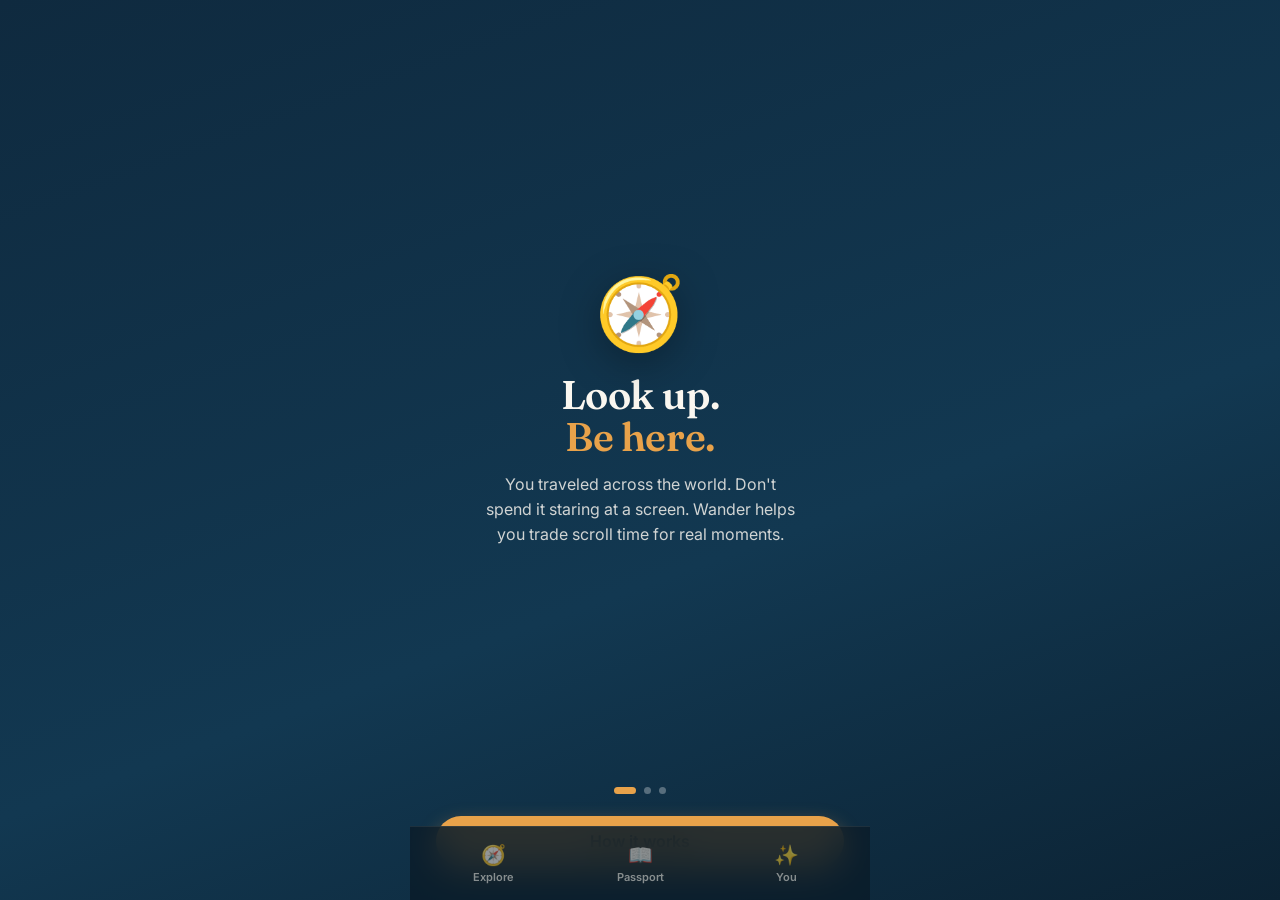
<file: wander-app/index.html>
<!DOCTYPE html>
<html lang="en">
<head>
  <meta charset="UTF-8" />
  <meta name="viewport" content="width=device-width, initial-scale=1.0, maximum-scale=1.0, user-scalable=no" />
  <meta name="theme-color" content="#0f2a3f" />
  <title>Wander — Look up. Be here.</title>
  <link rel="preconnect" href="https://fonts.googleapis.com" />
  <link rel="preconnect" href="https://fonts.gstatic.com" crossorigin />
  <link href="https://fonts.googleapis.com/css2?family=Fraunces:opsz,wght@9..144,400;9..144,600;9..144,700&family=Inter:wght@400;500;600;700&display=swap" rel="stylesheet" />
  <link rel="stylesheet" href="styles.css" />
</head>
<body>
  <div id="app">
    <!-- Screens are rendered here by app.js -->
  </div>

  <!-- Bottom navigation -->
  <nav id="tabbar" class="tabbar" hidden>
    <button class="tab" data-tab="explore" aria-label="Explore">
      <span class="tab-ico">🧭</span><span class="tab-label">Explore</span>
    </button>
    <button class="tab" data-tab="passport" aria-label="Passport">
      <span class="tab-ico">📖</span><span class="tab-label">Passport</span>
    </button>
    <button class="tab" data-tab="profile" aria-label="You">
      <span class="tab-ico">✨</span><span class="tab-label">You</span>
    </button>
  </nav>

  <script src="app.js"></script>
</body>
</html>
</file>
<file: wander-app/styles.css>
:root {
  --bg: #0f2a3f;
  --bg-2: #123851;
  --surface: #ffffff;
  --surface-soft: #f4f1ea;
  --ink: #12222e;
  --ink-soft: #4e6373;
  --cream: #faf7f0;
  --accent: #e8a24a;      /* sunset gold */
  --accent-2: #4db6a4;    /* sea teal */
  --accent-coral: #e8705a;
  --line: rgba(18, 34, 46, 0.1);
  --shadow: 0 10px 30px rgba(8, 20, 30, 0.12);
  --shadow-lg: 0 24px 60px rgba(8, 20, 30, 0.28);
  --radius: 22px;
  --radius-sm: 14px;
  --safe-b: env(safe-area-inset-bottom, 0px);
  --maxw: 460px;
}

* { box-sizing: border-box; margin: 0; padding: 0; }

html, body {
  height: 100%;
  background: linear-gradient(160deg, var(--bg) 0%, var(--bg-2) 60%, #0c2334 100%);
  color: var(--ink);
  font-family: "Inter", system-ui, -apple-system, sans-serif;
  -webkit-font-smoothing: antialiased;
  overscroll-behavior: none;
}

body {
  display: flex;
  justify-content: center;
}

#app {
  width: 100%;
  max-width: var(--maxw);
  min-height: 100vh;
  position: relative;
  padding-bottom: calc(96px + var(--safe-b));
}

/* ---------- Typography ---------- */
.serif { font-family: "Fraunces", Georgia, serif; }
h1, h2, h3 { font-family: "Fraunces", Georgia, serif; font-weight: 600; letter-spacing: -0.01em; }

/* ---------- Screen scaffolding ---------- */
.screen { animation: fade 0.45s ease; padding: 0 20px; }
@keyframes fade { from { opacity: 0; transform: translateY(8px); } to { opacity: 1; transform: none; } }

.topbar {
  padding: calc(18px + env(safe-area-inset-top, 0px)) 20px 10px;
  display: flex;
  align-items: center;
  justify-content: space-between;
  color: var(--cream);
}
.topbar .brand { display: flex; align-items: center; gap: 9px; font-family: "Fraunces", serif; font-size: 20px; font-weight: 600; }
.topbar .brand .mark { font-size: 22px; }
.topbar .greet { font-size: 13px; color: rgba(250, 247, 240, 0.7); }

.card {
  background: var(--surface);
  border-radius: var(--radius);
  box-shadow: var(--shadow);
  padding: 20px;
}

/* ---------- Buttons ---------- */
.btn {
  border: none;
  border-radius: 999px;
  font-family: "Inter", sans-serif;
  font-weight: 600;
  font-size: 16px;
  padding: 15px 22px;
  cursor: pointer;
  transition: transform 0.12s ease, box-shadow 0.2s ease, opacity 0.2s;
  width: 100%;
}
.btn:active { transform: scale(0.97); }
.btn-primary { background: var(--accent); color: #2a1a05; box-shadow: 0 8px 20px rgba(232, 162, 74, 0.4); }
.btn-ghost { background: rgba(255,255,255,0.12); color: var(--cream); }
.btn-dark { background: var(--ink); color: var(--cream); }
.btn-outline { background: transparent; border: 1.5px solid var(--line); color: var(--ink); }
.btn-coral { background: var(--accent-coral); color: #fff; box-shadow: 0 8px 20px rgba(232,112,90,0.35); }
.btn-sm { width: auto; padding: 10px 18px; font-size: 14px; }

/* ---------- Hero / onboarding ---------- */
.hero {
  min-height: 100vh;
  display: flex;
  flex-direction: column;
  justify-content: space-between;
  padding: calc(40px + env(safe-area-inset-top,0px)) 26px calc(34px + var(--safe-b));
  color: var(--cream);
  text-align: center;
}
.hero-art { font-size: 72px; filter: drop-shadow(0 10px 20px rgba(0,0,0,0.3)); margin-top: 10px; }
.hero h1 { font-size: 40px; line-height: 1.05; margin: 18px 0 14px; color: var(--cream); }
.hero h1 em { color: var(--accent); font-style: normal; }
.hero p { color: rgba(250,247,240,0.82); font-size: 16px; line-height: 1.55; max-width: 320px; margin: 0 auto; }
.hero .dots { display: flex; gap: 8px; justify-content: center; margin: 22px 0; }
.hero .dots span { width: 7px; height: 7px; border-radius: 50%; background: rgba(255,255,255,0.3); }
.hero .dots span.on { background: var(--accent); width: 22px; border-radius: 999px; }
.field {
  width: 100%; padding: 15px 18px; border-radius: var(--radius-sm);
  border: 1.5px solid rgba(255,255,255,0.18); background: rgba(255,255,255,0.08);
  color: var(--cream); font-size: 16px; font-family: inherit; text-align: center;
}
.field::placeholder { color: rgba(250,247,240,0.45); }
.field:focus { outline: none; border-color: var(--accent); }

/* ---------- Explore (home) ---------- */
.place-head { color: var(--cream); margin: 4px 0 18px; }
.place-head .eyebrow { font-size: 12px; letter-spacing: 0.14em; text-transform: uppercase; color: var(--accent); font-weight: 600; }
.place-head h2 { color: var(--cream); font-size: 30px; margin-top: 4px; }

.ring-card { text-align: center; padding: 26px 20px 24px; }
.ring-wrap { position: relative; width: 230px; height: 230px; margin: 4px auto 6px; }
.ring-wrap svg { transform: rotate(-90deg); }
.ring-bg { stroke: var(--surface-soft); }
.ring-fg { stroke: var(--accent); stroke-linecap: round; transition: stroke-dashoffset 0.6s ease; }
.ring-center { position: absolute; inset: 0; display: flex; flex-direction: column; align-items: center; justify-content: center; }
.ring-time { font-family: "Fraunces", serif; font-size: 46px; font-weight: 600; letter-spacing: -0.02em; }
.ring-sub { font-size: 13px; color: var(--ink-soft); margin-top: 2px; }
.ring-state { font-size: 12px; letter-spacing: 0.12em; text-transform: uppercase; font-weight: 700; color: var(--accent-2); margin-bottom: 6px; }

.pulse { animation: pulse 2.6s ease-in-out infinite; }
@keyframes pulse { 0%,100% { opacity: 1; } 50% { opacity: 0.55; } }

.hint-row { display: flex; gap: 10px; margin-top: 14px; }
.hint-row .btn { flex: 1; }

.stat-strip { display: flex; gap: 12px; margin: 16px 0; }
.stat-chip { flex: 1; background: rgba(255,255,255,0.08); border-radius: var(--radius-sm); padding: 14px; color: var(--cream); text-align: center; }
.stat-chip .n { font-family: "Fraunces", serif; font-size: 24px; font-weight: 600; }
.stat-chip .l { font-size: 11px; color: rgba(250,247,240,0.65); letter-spacing: 0.05em; margin-top: 2px; }

/* ---------- Challenge card ---------- */
.section-title { color: var(--cream); font-size: 14px; letter-spacing: 0.1em; text-transform: uppercase; font-weight: 700; margin: 24px 4px 12px; display:flex; align-items:center; gap:8px; }
.challenge { display: flex; gap: 14px; align-items: center; margin-bottom: 12px; }
.challenge .emoji { font-size: 30px; width: 54px; height: 54px; border-radius: 16px; background: var(--surface-soft); display: grid; place-items: center; flex: none; }
.challenge .body { flex: 1; }
.challenge .body h3 { font-size: 17px; font-family: "Inter"; font-weight: 700; }
.challenge .body p { font-size: 13px; color: var(--ink-soft); margin-top: 3px; line-height: 1.4; }
.challenge .pts { font-size: 12px; font-weight: 700; color: var(--accent); margin-top: 6px; }
.challenge.done { opacity: 0.55; }
.challenge.done h3 { text-decoration: line-through; }
.check {
  width: 30px; height: 30px; border-radius: 50%; border: 2px solid var(--line);
  flex: none; display: grid; place-items: center; cursor: pointer; background: transparent;
  font-size: 16px; color: transparent; transition: all 0.2s;
}
.check.on { background: var(--accent-2); border-color: var(--accent-2); color: #fff; }

/* ---------- Session active overlay ---------- */
.focus {
  position: fixed; inset: 0; z-index: 40; max-width: var(--maxw); margin: 0 auto;
  background: radial-gradient(130% 90% at 50% 0%, #15466a 0%, var(--bg) 55%, #081d2d 100%);
  color: var(--cream); display: flex; flex-direction: column;
  align-items: center; justify-content: center; text-align: center; padding: 30px;
  animation: fade 0.5s ease;
}
.focus .eyebrow { letter-spacing: 0.16em; text-transform: uppercase; font-size: 12px; color: var(--accent); font-weight: 700; }
.focus .big { font-family: "Fraunces", serif; font-size: 72px; font-weight: 600; margin: 10px 0 4px; }
.focus .place { font-size: 18px; opacity: 0.85; }
.focus .prompt { margin: 30px 0; font-family: "Fraunces", serif; font-size: 22px; line-height: 1.4; max-width: 300px; opacity: 0.95; }
.focus .stars { font-size: 20px; letter-spacing: 6px; opacity: 0.4; margin-bottom: 26px; }
.focus .btn { max-width: 260px; }

/* ---------- Passport ---------- */
.postcard {
  border-radius: var(--radius); overflow: hidden; box-shadow: var(--shadow);
  margin-bottom: 16px; color: #fff; position: relative; min-height: 150px;
  display: flex; flex-direction: column; justify-content: flex-end; padding: 18px;
}
.postcard .grain { position: absolute; inset: 0; opacity: 0.18; mix-blend-mode: overlay;
  background-image: radial-gradient(rgba(255,255,255,0.6) 1px, transparent 1px); background-size: 4px 4px; }
.postcard .stamp { position: absolute; top: 14px; right: 14px; background: rgba(255,255,255,0.92); color: var(--ink);
  border-radius: 10px; padding: 6px 10px; font-size: 11px; font-weight: 700; letter-spacing: 0.04em; transform: rotate(4deg); }
.postcard h3 { font-size: 26px; position: relative; }
.postcard .meta { font-size: 13px; opacity: 0.92; position: relative; margin-top: 4px; }
.empty { text-align: center; color: rgba(250,247,240,0.7); padding: 50px 20px; }
.empty .em { font-size: 54px; }
.empty p { margin-top: 12px; line-height: 1.5; }

/* ---------- Profile ---------- */
.avatar { width: 84px; height: 84px; border-radius: 50%; background: linear-gradient(135deg, var(--accent), var(--accent-coral));
  display: grid; place-items: center; font-size: 40px; margin: 10px auto 10px; box-shadow: var(--shadow); }
.profile-name { text-align: center; color: var(--cream); }
.profile-name h2 { color: var(--cream); font-size: 26px; }
.profile-name p { color: rgba(250,247,240,0.65); font-size: 13px; margin-top: 2px; }
.grid2 { display: grid; grid-template-columns: 1fr 1fr; gap: 12px; margin-top: 18px; }
.metric { background: var(--surface); border-radius: var(--radius-sm); padding: 16px; text-align: center; }
.metric .n { font-family: "Fraunces", serif; font-size: 30px; font-weight: 600; color: var(--ink); }
.metric .l { font-size: 12px; color: var(--ink-soft); margin-top: 2px; }
.badges { display: grid; grid-template-columns: repeat(4, 1fr); gap: 12px; margin-top: 12px; }
.badge { text-align: center; }
.badge .ic { width: 100%; aspect-ratio: 1; border-radius: 18px; background: var(--surface); display: grid; place-items: center; font-size: 26px; box-shadow: var(--shadow); }
.badge.locked .ic { background: rgba(255,255,255,0.08); filter: grayscale(1); opacity: 0.4; }
.badge .nm { font-size: 10px; color: rgba(250,247,240,0.8); margin-top: 6px; }

/* ---------- Tabbar ---------- */
.tabbar {
  position: fixed; bottom: 0; left: 0; right: 0; z-index: 30;
  max-width: var(--maxw); margin: 0 auto;
  background: rgba(10, 28, 42, 0.86); backdrop-filter: blur(18px);
  border-top: 1px solid rgba(255,255,255,0.08);
  display: flex; padding: 10px 10px calc(10px + var(--safe-b));
}
.tab { flex: 1; background: none; border: none; color: rgba(250,247,240,0.5); cursor: pointer;
  display: flex; flex-direction: column; align-items: center; gap: 3px; padding: 6px; font-family: inherit; }
.tab .tab-ico { font-size: 20px; transition: transform 0.2s; }
.tab .tab-label { font-size: 11px; font-weight: 600; }
.tab.active { color: var(--accent); }
.tab.active .tab-ico { transform: translateY(-2px) scale(1.1); }

/* ---------- Toast ---------- */
.toast {
  position: fixed; left: 50%; bottom: calc(110px + var(--safe-b)); transform: translateX(-50%);
  background: var(--ink); color: var(--cream); padding: 13px 20px; border-radius: 999px;
  font-size: 14px; font-weight: 600; box-shadow: var(--shadow-lg); z-index: 60;
  display: flex; align-items: center; gap: 8px; animation: toastIn 0.3s ease; white-space: nowrap;
}
@keyframes toastIn { from { opacity: 0; transform: translate(-50%, 12px); } to { opacity: 1; transform: translate(-50%, 0); } }

.spacer { height: 10px; }
.center { text-align: center; }
</file>
